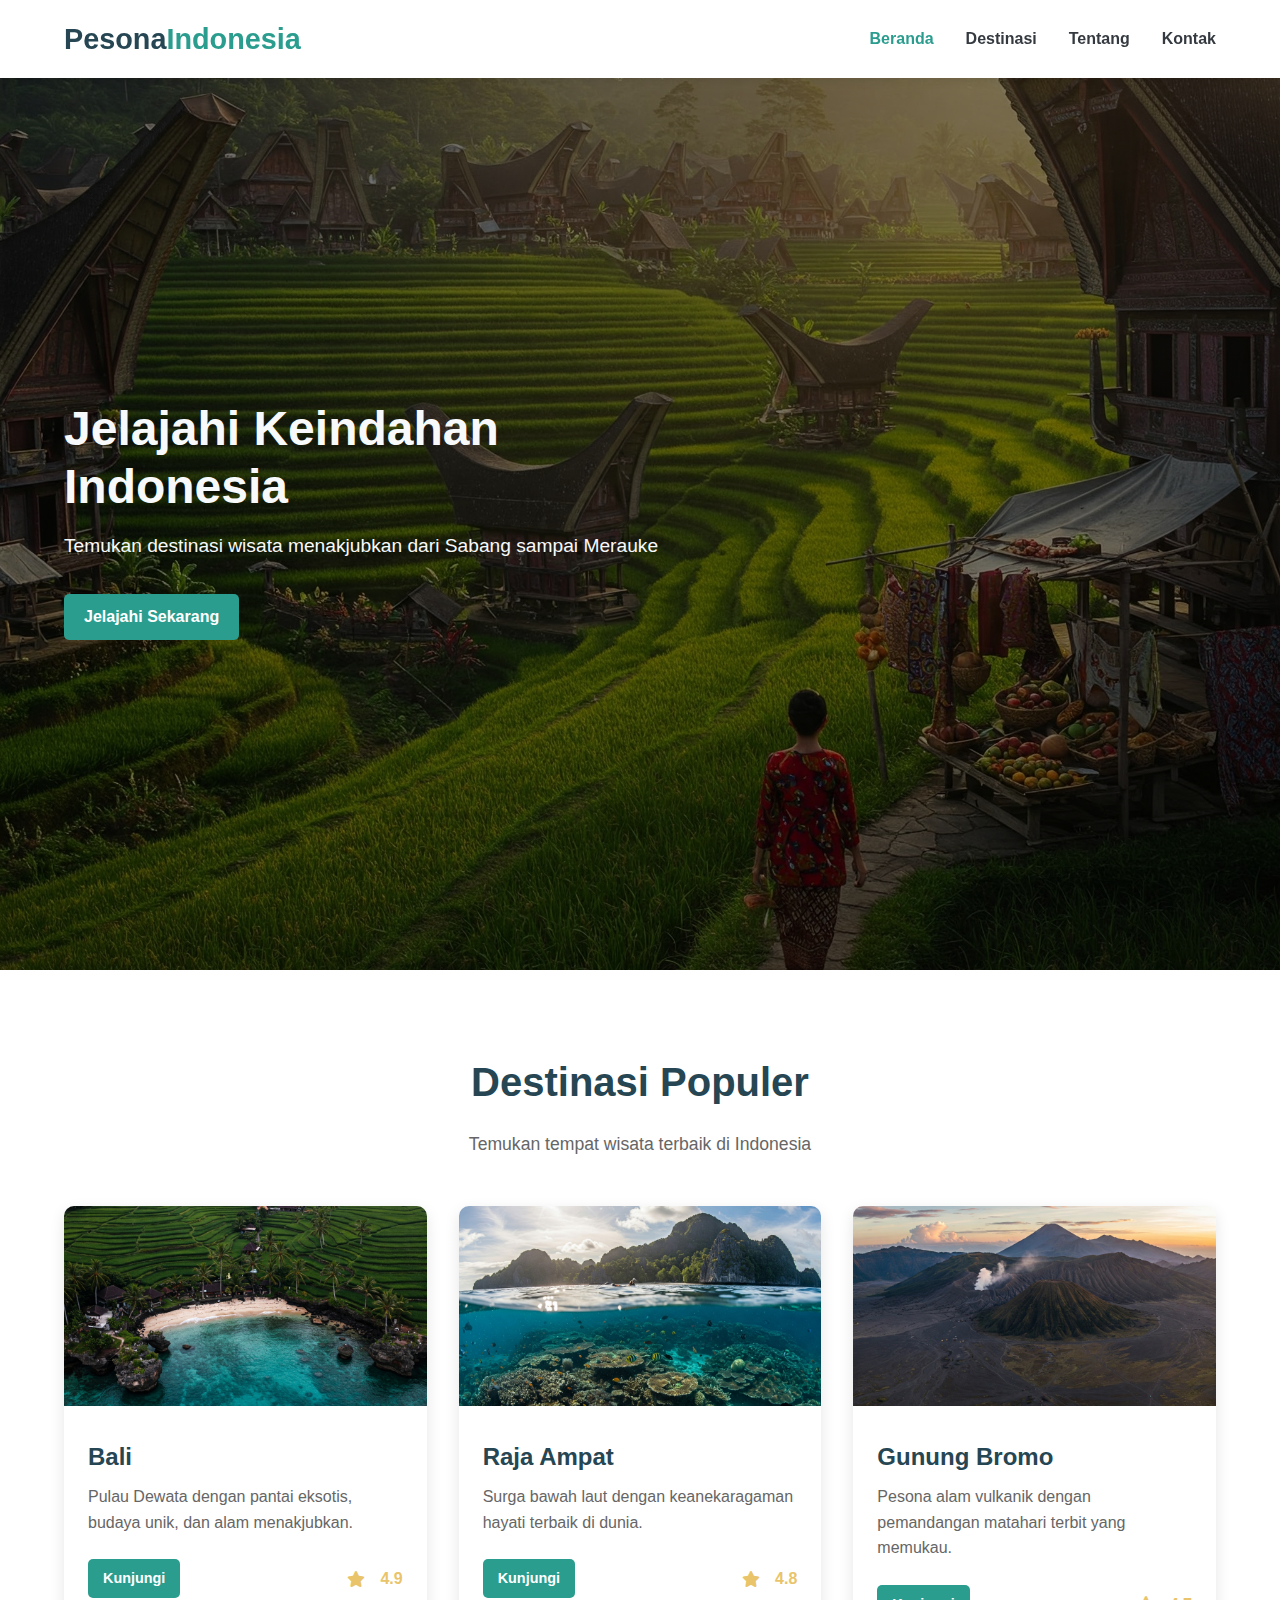
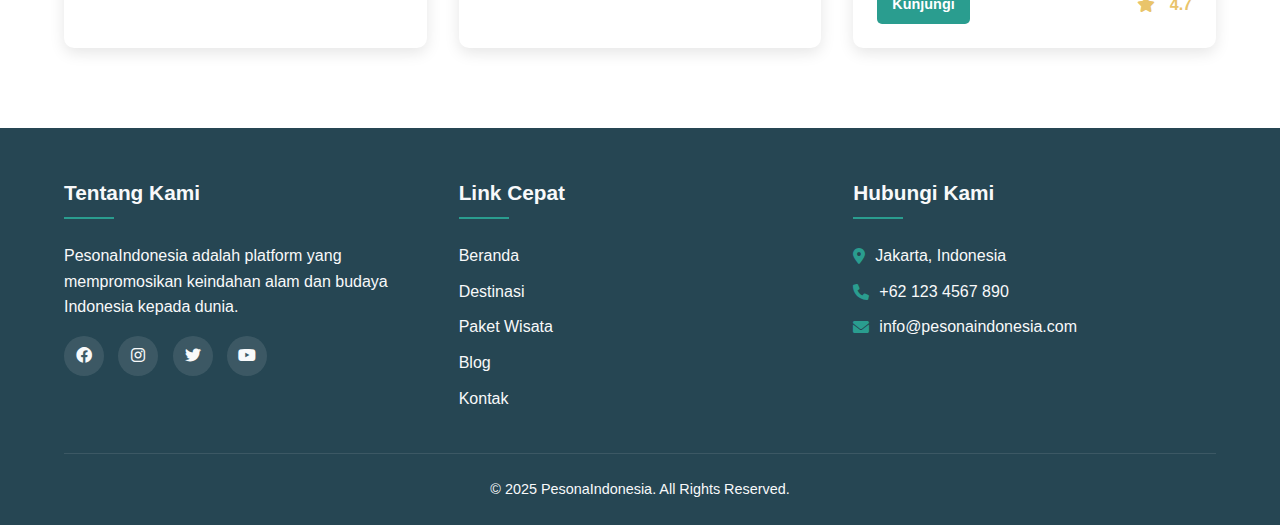
<file: index.html>
<!DOCTYPE html>
<html lang="id">
<head>
    <meta charset="UTF-8">
    <meta name="viewport" content="width=device-width, initial-scale=1.0">
    <title>Pesona Indonesia - Destinasi Wisata</title>
    <link rel="stylesheet" href="style.css">
    <link rel="stylesheet" href="https://cdnjs.cloudflare.com/ajax/libs/font-awesome/6.0.0-beta3/css/all.min.css">
</head>
<body>
    <!-- Navbar -->
    <nav class="navbar">
        <div class="logo">
            <h1>Pesona<span>Indonesia</span></h1>
        </div>
        <ul class="nav-links">
            <li><a href="#" class="active">Beranda</a></li>
            <li><a href="#">Destinasi</a></li>
            <li><a href="#">Tentang</a></li>
            <li><a href="#">Kontak</a></li>
        </ul>
        <div class="burger">
            <i class="fas fa-bars"></i>
        </div>
    </nav>

    <!-- Hero Section -->
    <header class="hero">
        <div class="hero-content">
            <h1>Jelajahi Keindahan Indonesia</h1>
            <p>Temukan destinasi wisata menakjubkan dari Sabang sampai Merauke</p>
            <a href="#destinasi" class="btn">Jelajahi Sekarang</a>
        </div>
    </header>

    <!-- Destinasi Wisata Section -->
    <section class="destinasi-section" id="destinasi">
        <h2 class="section-title">Destinasi Populer</h2>
        <p class="section-subtitle">Temukan tempat wisata terbaik di Indonesia</p>
        
        <div class="destinasi-grid">
            <!-- Card 1 -->
            <div class="destinasi-card">
                <img src="destinasi/bali.jpg" alt="Bali">
                <div class="card-content">
                    <h3>Bali</h3>
                    <p>Pulau Dewata dengan pantai eksotis, budaya unik, dan alam menakjubkan.</p>
                    <div class="card-footer">
                        <a href="destinasi/bali.html" class="btn-card">Kunjungi</a>
                        <div class="rating">
                            <i class="fas fa-star"></i>
                            <span>4.9</span>
                        </div>
                    </div>
                </div>
            </div>
            
            <!-- Card 2 -->
            <div class="destinasi-card">
                <img src="destinasi/rajampat.jpg" alt="Raja Ampat">
                <div class="card-content">
                    <h3>Raja Ampat</h3>
                    <p>Surga bawah laut dengan keanekaragaman hayati terbaik di dunia.</p>
                    <div class="card-footer">
                        <a href="destinasi/raja-ampat.html" class="btn-card">Kunjungi</a>
                        <div class="rating">
                            <i class="fas fa-star"></i>
                            <span>4.8</span>
                        </div>
                    </div>
                </div>
            </div>
            
            <!-- Card 3 -->
            <div class="destinasi-card">
                <img src="destinasi/bromo.jpg" alt="Gunung Bromo">
                <div class="card-content">
                    <h3>Gunung Bromo</h3>
                    <p>Pesona alam vulkanik dengan pemandangan matahari terbit yang memukau.</p>
                    <div class="card-footer">
                        <a href="destinasi/bromo.html" class="btn-card">Kunjungi</a>
                        <div class="rating">
                            <i class="fas fa-star"></i>
                            <span>4.7</span>
                        </div>
                    </div>
                </div>
            </div>
        </div>
    </section>

    <!-- Footer -->
    <footer class="footer">
        <div class="footer-content">
            <div class="footer-section about">
                <h3>Tentang Kami</h3>
                <p>PesonaIndonesia adalah platform yang mempromosikan keindahan alam dan budaya Indonesia kepada dunia.</p>
                <div class="socials">
                    <a href="#"><i class="fab fa-facebook"></i></a>
                    <a href="#"><i class="fab fa-instagram"></i></a>
                    <a href="#"><i class="fab fa-twitter"></i></a>
                    <a href="#"><i class="fab fa-youtube"></i></a>
                </div>
            </div>
            
            <div class="footer-section links">
                <h3>Link Cepat</h3>
                <ul>
                    <li><a href="#">Beranda</a></li>
                    <li><a href="#">Destinasi</a></li>
                    <li><a href="#">Paket Wisata</a></li>
                    <li><a href="#">Blog</a></li>
                    <li><a href="#">Kontak</a></li>
                </ul>
            </div>
            
            <div class="footer-section contact">
                <h3>Hubungi Kami</h3>
                <p><i class="fas fa-map-marker-alt"></i> Jakarta, Indonesia</p>
                <p><i class="fas fa-phone"></i> +62 123 4567 890</p>
                <p><i class="fas fa-envelope"></i> info@pesonaindonesia.com</p>
            </div>
        </div>
        
        <div class="footer-bottom">
            <p>&copy; 2025 PesonaIndonesia. All Rights Reserved.</p>
        </div>
    </footer>

    <script src="script.js"></script>
</body>
</html>
</file>
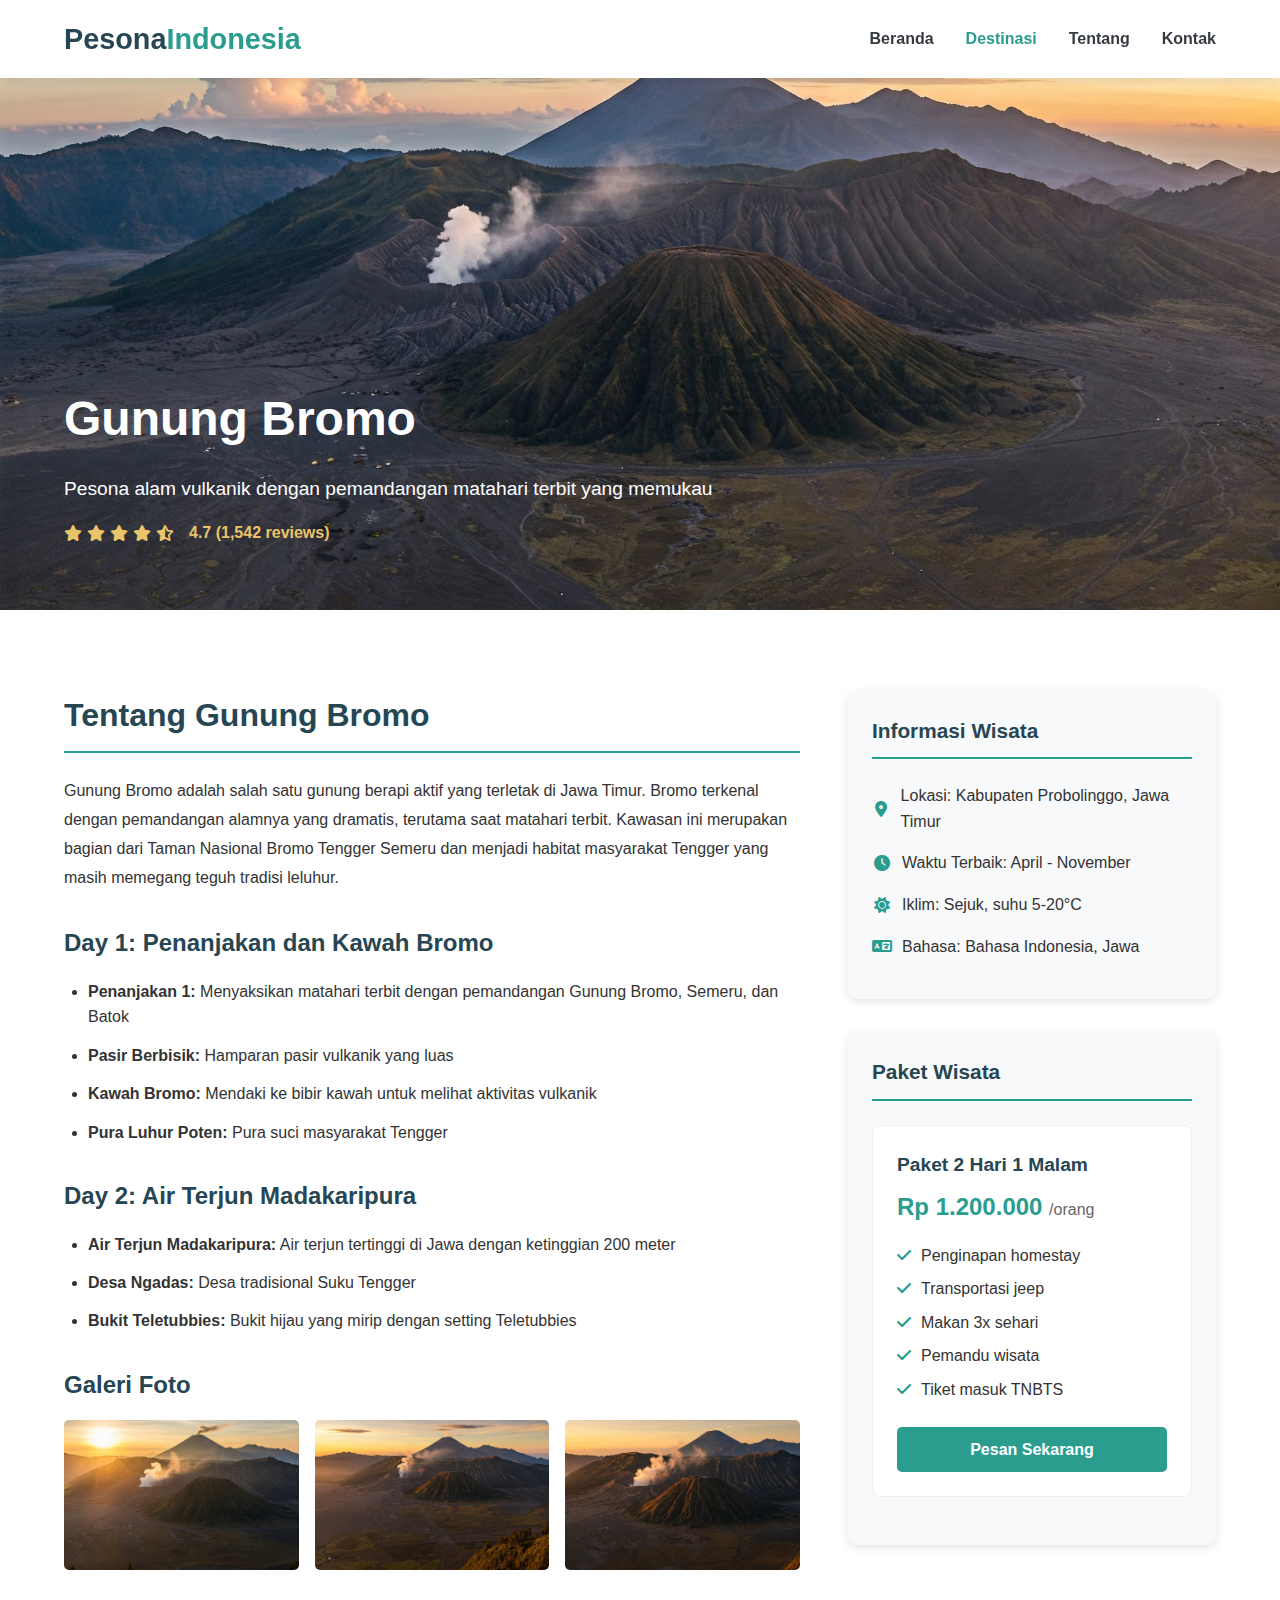
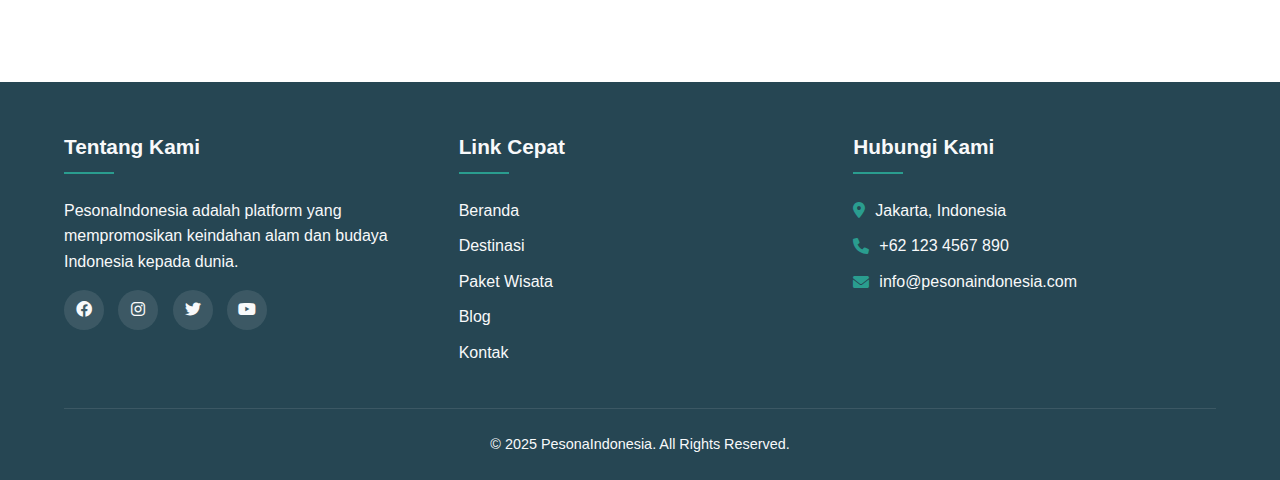
<file: destinasi/bromo.html>
<!DOCTYPE html>
<html lang="id">
<head>
    <meta charset="UTF-8">
    <meta name="viewport" content="width=device-width, initial-scale=1.0">
    <title>Gunung Bromo - Pesona Indonesia</title>
    <link rel="stylesheet" href="../style.css">
    <link rel="stylesheet" href="https://cdnjs.cloudflare.com/ajax/libs/font-awesome/6.0.0-beta3/css/all.min.css">
</head>
<body>
    <!-- Navbar -->
    <nav class="navbar">
        <div class="logo">
            <h1>Pesona<span>Indonesia</span></h1>
        </div>
        <ul class="nav-links">
            <li><a href="../index.html">Beranda</a></li>
            <li><a href="#" class="active">Destinasi</a></li>
            <li><a href="#">Tentang</a></li>
            <li><a href="#">Kontak</a></li>
        </ul>
        <div class="burger">
            <i class="fas fa-bars"></i>
        </div>
    </nav>

    <!-- Destinasi Detail -->
    <section class="destinasi-detail">
        <div class="detail-header" style="background: url(bromo.jpg) no-repeat center center/cover;">
            <div class="header-content">
                <h1>Gunung Bromo</h1>
                <p>Pesona alam vulkanik dengan pemandangan matahari terbit yang memukau</p>
                <div class="rating">
                    <i class="fas fa-star"></i>
                    <i class="fas fa-star"></i>
                    <i class="fas fa-star"></i>
                    <i class="fas fa-star"></i>
                    <i class="fas fa-star-half-alt"></i>
                    <span>4.7 (1,542 reviews)</span>
                </div>
            </div>
        </div>

        <div class="detail-content">
            <div class="container">
                <div class="detail-main">
                    <h2>Tentang Gunung Bromo</h2>
                    <p>Gunung Bromo adalah salah satu gunung berapi aktif yang terletak di Jawa Timur. Bromo terkenal dengan pemandangan alamnya yang dramatis, terutama saat matahari terbit. Kawasan ini merupakan bagian dari Taman Nasional Bromo Tengger Semeru dan menjadi habitat masyarakat Tengger yang masih memegang teguh tradisi leluhur.</p>
                    
                    <h3>Day 1: Penanjakan dan Kawah Bromo</h3>
                    <ul class="itinerary">
                        <li><strong>Penanjakan 1:</strong> Menyaksikan matahari terbit dengan pemandangan Gunung Bromo, Semeru, dan Batok</li>
                        <li><strong>Pasir Berbisik:</strong> Hamparan pasir vulkanik yang luas</li>
                        <li><strong>Kawah Bromo:</strong> Mendaki ke bibir kawah untuk melihat aktivitas vulkanik</li>
                        <li><strong>Pura Luhur Poten:</strong> Pura suci masyarakat Tengger</li>
                    </ul>
                    
                    <h3>Day 2: Air Terjun Madakaripura</h3>
                    <ul class="itinerary">
                        <li><strong>Air Terjun Madakaripura:</strong> Air terjun tertinggi di Jawa dengan ketinggian 200 meter</li>
                        <li><strong>Desa Ngadas:</strong> Desa tradisional Suku Tengger</li>
                        <li><strong>Bukit Teletubbies:</strong> Bukit hijau yang mirip dengan setting Teletubbies</li>
                    </ul>
                    
                    <div class="gallery">
                        <h3>Galeri Foto</h3>
                        <div class="gallery-grid">
                            <img src="bromo1.jpg" alt="Bromo 1">
                            <img src="bromo2.jpg" alt="Bromo 2">
                            <img src="bromo3.jpg" alt="Bromo 3">
                        </div>
                    </div>
                </div>
                
                <div class="detail-sidebar">
                    <div class="sidebar-card">
                        <h3>Informasi Wisata</h3>
                        <ul class="info-list">
                            <li>
                                <i class="fas fa-map-marker-alt"></i>
                                <span>Lokasi: Kabupaten Probolinggo, Jawa Timur</span>
                            </li>
                            <li>
                                <i class="fas fa-clock"></i>
                                <span>Waktu Terbaik: April - November</span>
                            </li>
                            <li>
                                <i class="fas fa-sun"></i>
                                <span>Iklim: Sejuk, suhu 5-20°C</span>
                            </li>
                            <li>
                                <i class="fas fa-language"></i>
                                <span>Bahasa: Bahasa Indonesia, Jawa</span>
                            </li>
                        </ul>
                    </div>
                    
                    <div class="sidebar-card">
                        <h3>Paket Wisata</h3>
                        <div class="package">
                            <h4>Paket 2 Hari 1 Malam</h4>
                            <p class="price">Rp 1.200.000 <span>/orang</span></p>
                            <ul>
                                <li>Penginapan homestay</li>
                                <li>Transportasi jeep</li>
                                <li>Makan 3x sehari</li>
                                <li>Pemandu wisata</li>
                                <li>Tiket masuk TNBTS</li>
                            </ul>
                            <a href="#" class="btn">Pesan Sekarang</a>
                        </div>
                    </div>
                </div>
            </div>
        </div>
    </section>

    <!-- Footer -->
    <footer class="footer">
        <div class="footer-content">
            <div class="footer-section about">
                <h3>Tentang Kami</h3>
                <p>PesonaIndonesia adalah platform yang mempromosikan keindahan alam dan budaya Indonesia kepada dunia.</p>
                <div class="socials">
                    <a href="#"><i class="fab fa-facebook"></i></a>
                    <a href="#"><i class="fab fa-instagram"></i></a>
                    <a href="#"><i class="fab fa-twitter"></i></a>
                    <a href="#"><i class="fab fa-youtube"></i></a>
                </div>
            </div>
            
            <div class="footer-section links">
                <h3>Link Cepat</h3>
                <ul>
                    <li><a href="../index.html">Beranda</a></li>
                    <li><a href="#">Destinasi</a></li>
                    <li><a href="#">Paket Wisata</a></li>
                    <li><a href="#">Blog</a></li>
                    <li><a href="#">Kontak</a></li>
                </ul>
            </div>
            
            <div class="footer-section contact">
                <h3>Hubungi Kami</h3>
                <p><i class="fas fa-map-marker-alt"></i> Jakarta, Indonesia</p>
                <p><i class="fas fa-phone"></i> +62 123 4567 890</p>
                <p><i class="fas fa-envelope"></i> info@pesonaindonesia.com</p>
            </div>
        </div>
        
        <div class="footer-bottom">
            <p>&copy; 2025 PesonaIndonesia. All Rights Reserved.</p>
        </div>
    </footer>

    <script src="../script.js"></script>
</body>
</html>
</file>
<file: style.css>
/* Global Styles */
:root {
    --primary-color: #2a9d8f;
    --secondary-color: #264653;
    --accent-color: #e9c46a;
    --light-color: #f8f9fa;
    --dark-color: #343a40;
    --text-color: #333;
    --text-light: #f8f9fa;
}

* {
    margin: 0;
    padding: 0;
    box-sizing: border-box;
    font-family: 'Segoe UI', Tahoma, Geneva, Verdana, sans-serif;
}

body {
    color: var(--text-color);
    line-height: 1.6;
    background-color: #f5f5f5;
}

a {
    text-decoration: none;
    color: inherit;
}

.btn {
    display: inline-block;
    background-color: var(--primary-color);
    color: white;
    padding: 10px 20px;
    border-radius: 5px;
    font-weight: 600;
    transition: all 0.3s ease;
    border: none;
    cursor: pointer;
}

.btn:hover {
    background-color: #21867a;
    transform: translateY(-2px);
}

/* Navbar Styles */
.navbar {
    display: flex;
    justify-content: space-between;
    align-items: center;
    padding: 1rem 5%;
    background-color: white;
    box-shadow: 0 2px 10px rgba(0, 0, 0, 0.1);
    position: fixed;
    width: 100%;
    top: 0;
    z-index: 1000;
}

.logo h1 {
    color: var(--secondary-color);
    font-size: 1.8rem;
}

.logo h1 span {
    color: var(--primary-color);
}

.nav-links {
    display: flex;
    list-style: none;
}

.nav-links li {
    margin-left: 2rem;
}

.nav-links a {
    color: var(--dark-color);
    font-weight: 600;
    transition: color 0.3s ease;
}

.nav-links a:hover, .nav-links a.active {
    color: var(--primary-color);
}

.burger {
    display: none;
    cursor: pointer;
}

/* Hero Section */
.hero {
    height: 100vh;
    background: linear-gradient(rgba(0, 0, 0, 0.5), rgba(0, 0, 0, 0.5)), 
                url('main.jpg') no-repeat center center/cover;
    color: var(--text-light);
    display: flex;
    align-items: center;
    padding: 0 5%;
    margin-top: 70px;
}

.hero-content {
    max-width: 600px;
}

.hero h1 {
    font-size: 3rem;
    margin-bottom: 1rem;
    line-height: 1.2;
}

.hero p {
    font-size: 1.2rem;
    margin-bottom: 2rem;
}

/* Destinasi Section */
.destinasi-section {
    padding: 5rem 5%;
    background-color: white;
}

.section-title {
    text-align: center;
    font-size: 2.5rem;
    color: var(--secondary-color);
    margin-bottom: 1rem;
}

.section-subtitle {
    text-align: center;
    color: #666;
    margin-bottom: 3rem;
    font-size: 1.1rem;
}

.destinasi-grid {
    display: grid;
    grid-template-columns: repeat(auto-fill, minmax(300px, 1fr));
    gap: 2rem;
    margin-top: 2rem;
}

.destinasi-card {
    background-color: white;
    border-radius: 10px;
    overflow: hidden;
    box-shadow: 0 5px 15px rgba(0, 0, 0, 0.1);
    transition: transform 0.3s ease, box-shadow 0.3s ease;
}

.destinasi-card:hover {
    transform: translateY(-10px);
    box-shadow: 0 15px 30px rgba(0, 0, 0, 0.2);
}

.destinasi-card img {
    width: 100%;
    height: 200px;
    object-fit: cover;
}

.card-content {
    padding: 1.5rem;
}

.card-content h3 {
    font-size: 1.5rem;
    margin-bottom: 0.5rem;
    color: var(--secondary-color);
}

.card-content p {
    color: #666;
    margin-bottom: 1.5rem;
}

.card-footer {
    display: flex;
    justify-content: space-between;
    align-items: center;
}

.btn-card {
    background-color: var(--primary-color);
    color: white;
    padding: 8px 15px;
    border-radius: 5px;
    font-weight: 600;
    font-size: 0.9rem;
    transition: all 0.3s ease;
}

.btn-card:hover {
    background-color: #21867a;
}

.rating {
    color: var(--accent-color);
    font-weight: 600;
}

.rating span {
    margin-left: 5px;
}

/* Footer Styles */
.footer {
    background-color: var(--secondary-color);
    color: var(--text-light);
    padding: 3rem 5% 0;
}

.footer-content {
    display: grid;
    grid-template-columns: repeat(auto-fit, minmax(250px, 1fr));
    gap: 2rem;
    margin-bottom: 2rem;
}

.footer-section h3 {
    font-size: 1.3rem;
    margin-bottom: 1.5rem;
    position: relative;
    padding-bottom: 10px;
}

.footer-section h3::after {
    content: '';
    position: absolute;
    left: 0;
    bottom: 0;
    width: 50px;
    height: 2px;
    background-color: var(--primary-color);
}

.footer-section.about p {
    margin-bottom: 1rem;
}

.socials a {
    display: inline-block;
    width: 40px;
    height: 40px;
    background-color: rgba(255, 255, 255, 0.1);
    border-radius: 50%;
    text-align: center;
    line-height: 40px;
    margin-right: 10px;
    transition: all 0.3s ease;
}

.socials a:hover {
    background-color: var(--primary-color);
    color: white;
}

.footer-section.links ul {
    list-style: none;
}

.footer-section.links li {
    margin-bottom: 10px;
}

.footer-section.links a {
    display: block;
    transition: all 0.3s ease;
}

.footer-section.links a:hover {
    color: var(--primary-color);
    padding-left: 5px;
}

.footer-section.contact p {
    margin-bottom: 10px;
    display: flex;
    align-items: center;
}

.footer-section.contact i {
    margin-right: 10px;
    color: var(--primary-color);
}

.footer-bottom {
    text-align: center;
    padding: 1.5rem 0;
    border-top: 1px solid rgba(255, 255, 255, 0.1);
    font-size: 0.9rem;
}

/* Responsive Styles */
@media (max-width: 768px) {
    .navbar {
        padding: 1rem;
    }
    
    .nav-links {
        display: none;
    }
    
    .burger {
        display: block;
    }
    
    .hero h1 {
        font-size: 2.5rem;
    }
    
    .hero p {
        font-size: 1rem;
    }
    
    .destinasi-grid {
        grid-template-columns: 1fr;
    }
}

/* Animations */
@keyframes fadeIn {
    from {
        opacity: 0;
        transform: translateY(20px);
    }
    to {
        opacity: 1;
        transform: translateY(0);
    }
}

.destinasi-card {
    animation: fadeIn 0.5s ease forwards;
}

.destinasi-card:nth-child(1) {
    animation-delay: 0.1s;
}

.destinasi-card:nth-child(2) {
    animation-delay: 0.2s;
}

.destinasi-card:nth-child(3) {
    animation-delay: 0.3s;
}
/* Destinasi Detail Styles */
.destinasi-detail {
    margin-top: 70px;
}

.detail-header {
    height: 60vh;
    display: flex;
    align-items: flex-end;
    padding: 0 5% 5%;
    color: white;
    position: relative;
}

.header-content h1 {
    font-size: 3rem;
    margin-bottom: 1rem;
}

.header-content p {
    font-size: 1.2rem;
    margin-bottom: 1rem;
}

.rating {
    display: flex;
    align-items: center;
}

.rating i {
    color: var(--accent-color);
    margin-right: 5px;
}

.rating span {
    margin-left: 10px;
    font-weight: 600;
}

.detail-content {
    padding: 5rem 5%;
    background-color: white;
}

.container {
    display: grid;
    grid-template-columns: 2fr 1fr;
    gap: 3rem;
    max-width: 1200px;
    margin: 0 auto;
}

.detail-main h2 {
    font-size: 2rem;
    color: var(--secondary-color);
    margin-bottom: 1.5rem;
    padding-bottom: 10px;
    border-bottom: 2px solid var(--primary-color);
}

.detail-main h3 {
    font-size: 1.5rem;
    color: var(--secondary-color);
    margin: 2rem 0 1rem;
}

.detail-main p {
    margin-bottom: 1.5rem;
    line-height: 1.8;
}

.itinerary {
    margin-bottom: 2rem;
    padding-left: 1.5rem;
}

.itinerary li {
    margin-bottom: 0.8rem;
}

.gallery h3 {
    font-size: 1.5rem;
    color: var(--secondary-color);
    margin: 2rem 0 1rem;
}

.gallery-grid {
    display: grid;
    grid-template-columns: repeat(3, 1fr);
    gap: 1rem;
    margin-bottom: 2rem;
}

.gallery-grid img {
    width: 100%;
    height: 150px;
    object-fit: cover;
    border-radius: 5px;
    transition: transform 0.3s ease;
}

.gallery-grid img:hover {
    transform: scale(1.05);
}

.sidebar-card {
    background-color: #f8f9fa;
    border-radius: 10px;
    padding: 1.5rem;
    margin-bottom: 2rem;
    box-shadow: 0 3px 10px rgba(0, 0, 0, 0.1);
}

.sidebar-card h3 {
    font-size: 1.3rem;
    color: var(--secondary-color);
    margin-bottom: 1.5rem;
    padding-bottom: 10px;
    border-bottom: 2px solid var(--primary-color);
}

.info-list li {
    display: flex;
    align-items: center;
    margin-bottom: 1rem;
}

.info-list i {
    color: var(--primary-color);
    margin-right: 10px;
    width: 20px;
    text-align: center;
}

.package {
    background-color: white;
    padding: 1.5rem;
    border-radius: 8px;
    margin-bottom: 1.5rem;
    border: 1px solid #eee;
}

.package h4 {
    font-size: 1.2rem;
    color: var(--secondary-color);
    margin-bottom: 0.5rem;
}

.price {
    font-size: 1.5rem;
    font-weight: 700;
    color: var(--primary-color);
    margin-bottom: 1rem;
}

.price span {
    font-size: 1rem;
    font-weight: normal;
    color: #666;
}

.package ul {
    list-style: none;
    margin-bottom: 1.5rem;
}

.package ul li {
    margin-bottom: 0.5rem;
    position: relative;
    padding-left: 1.5rem;
}

.package ul li::before {
    content: '\f00c';
    font-family: 'Font Awesome 5 Free';
    font-weight: 900;
    position: absolute;
    left: 0;
    color: var(--primary-color);
}

.package .btn {
    width: 100%;
    text-align: center;
    padding: 10px;
}

@media (max-width: 768px) {
    .container {
        grid-template-columns: 1fr;
    }
    
    .detail-header {
        height: 50vh;
    }
    
    .header-content h1 {
        font-size: 2rem;
    }
    
    .gallery-grid {
        grid-template-columns: 1fr;
    }

    /* Navbar Responsive Styles */
.nav-active {
    display: flex !important;
    flex-direction: column;
    position: absolute;
    top: 70px;
    left: 0;
    width: 100%;
    background-color: white;
    padding: 1rem;
    box-shadow: 0 5px 10px rgba(0, 0, 0, 0.1);
    animation: fadeIn 0.3s ease forwards;
}

.nav-active li {
    margin: 1rem 0 !important;
}

.toggle .fa-bars {
    transform: rotate(90deg);
    transition: transform 0.3s ease;
}

@media (max-width: 768px) {
    .nav-links {
        display: none;
    }
    
    .burger {
        display: block;
    }
}
}
</file>
